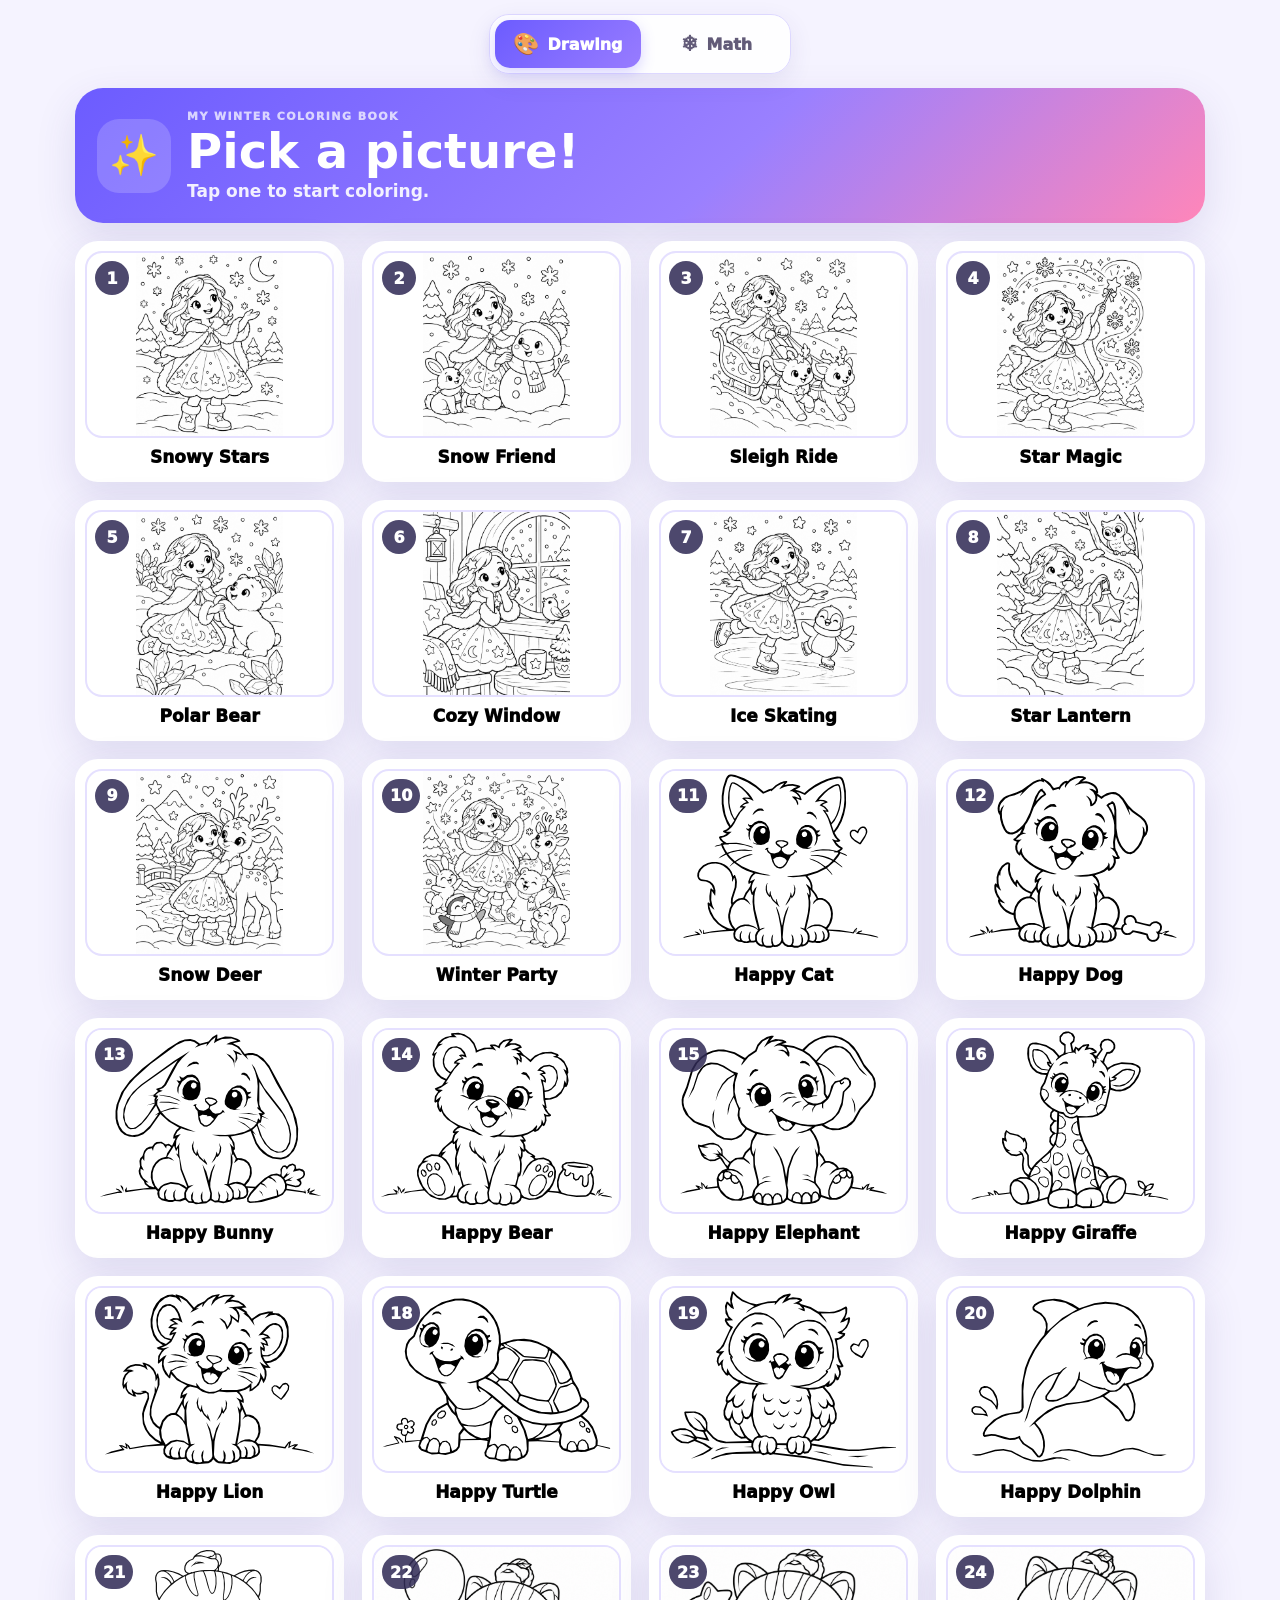
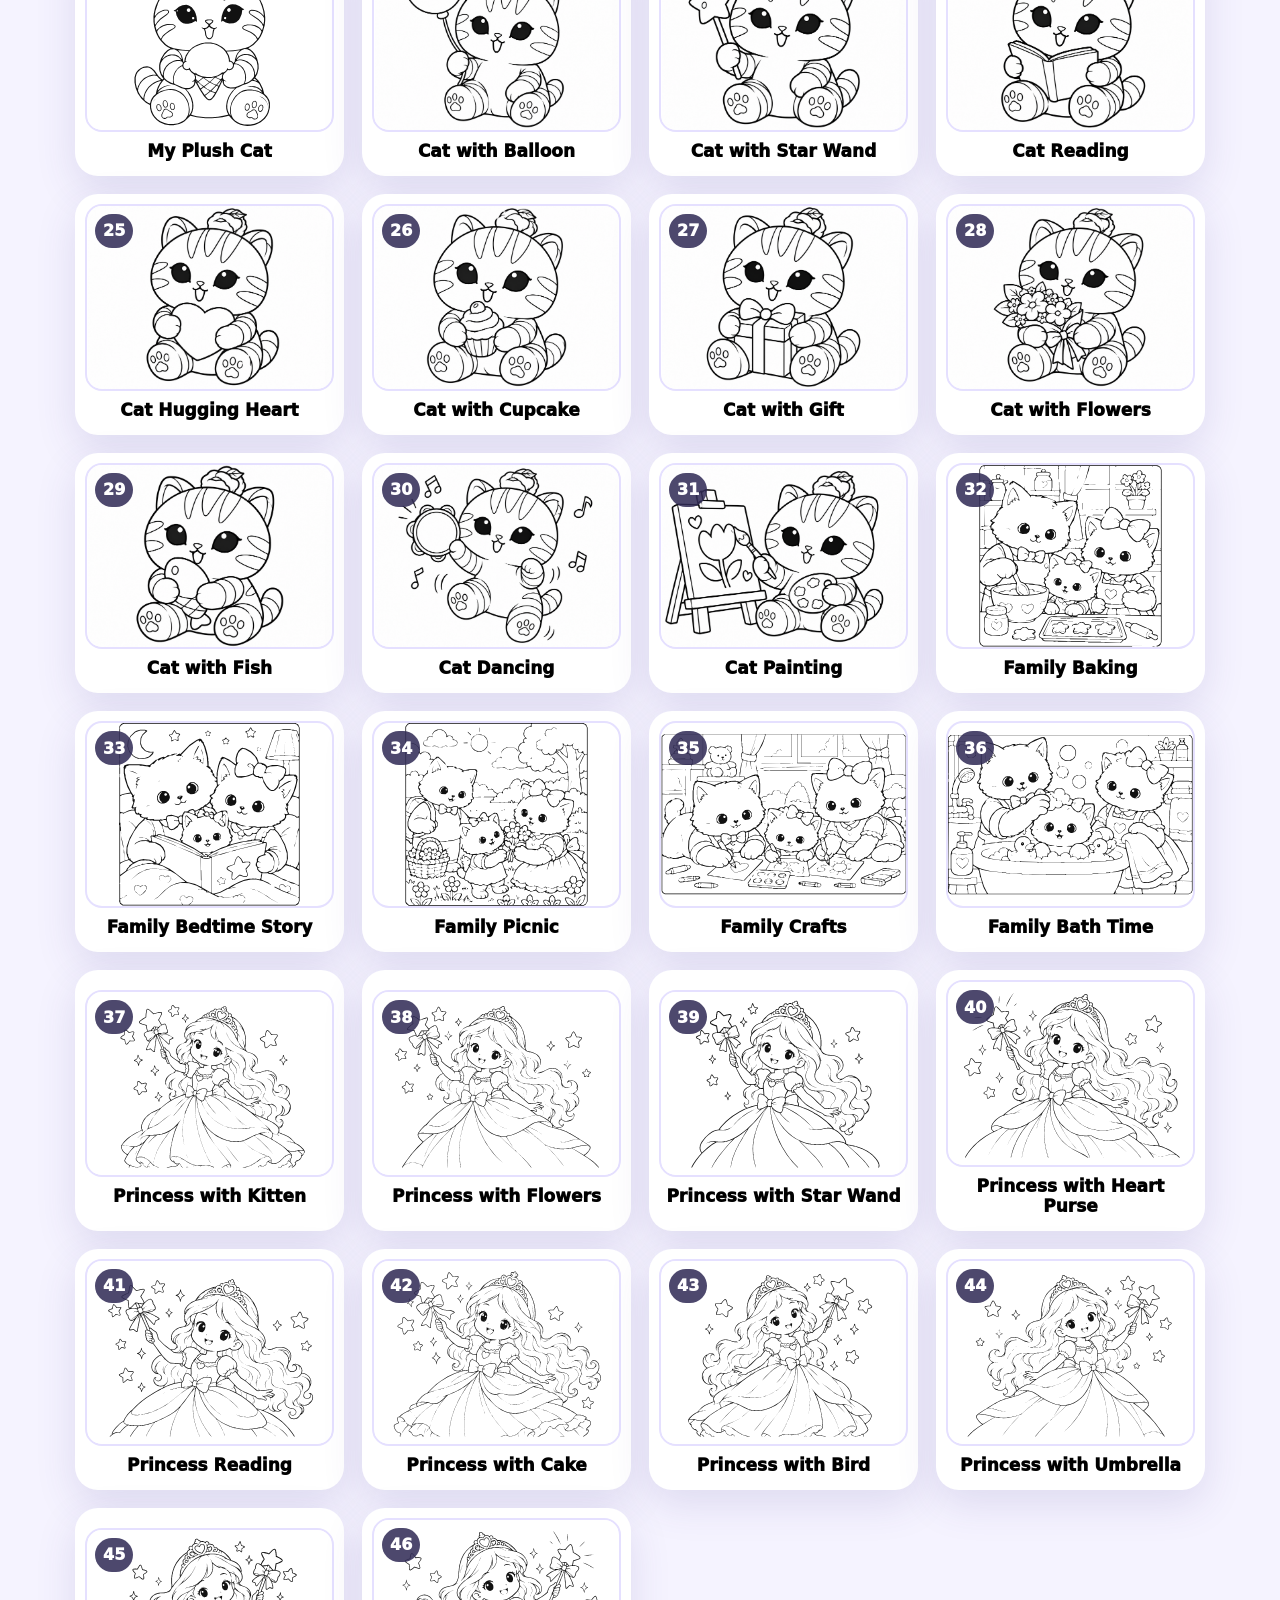
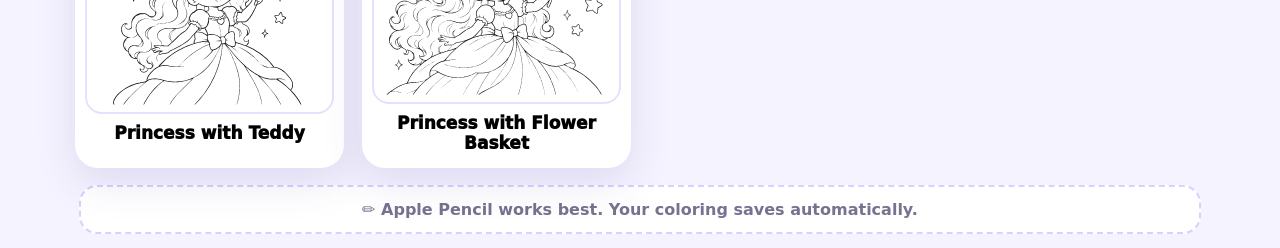
<file: index.html>
<!doctype html>
<html lang="en">
<head>
  <meta charset="utf-8" />
  <meta name="viewport" content="width=device-width, initial-scale=1, viewport-fit=cover, user-scalable=no, maximum-scale=1" />
  <meta name="theme-color" content="#7867ff" />
  <meta name="apple-mobile-web-app-capable" content="yes" />
  <meta name="apple-mobile-web-app-status-bar-style" content="default" />
  <meta name="apple-mobile-web-app-title" content="Star Color" />
  <meta name="robots" content="noindex,nofollow,noarchive,nosnippet,noimageindex" />
  <meta name="googlebot" content="noindex,nofollow,noarchive,nosnippet,noimageindex" />
  <link rel="manifest" href="manifest.webmanifest" />
  <link rel="apple-touch-icon" href="icon-192.png" />
  <link rel="stylesheet" href="style.css" />
  <title>Star Color</title>
</head>
<body>
  <main id="app">
    <section id="galleryView" class="view gallery-view">
      <nav class="app-switch" aria-label="Choose activity">
        <a class="app-switch-link active" href="./" aria-current="page"><span>🎨</span> Drawing</a>
        <a class="app-switch-link" href="./math/"><span>❄️</span> Math</a>
      </nav>
      <header class="hero">
        <div class="hero-star">✨</div>
        <div>
          <div class="eyebrow">MY WINTER COLORING BOOK</div>
          <h1>Pick a picture!</h1>
          <p>Tap one to start coloring.</p>
        </div>
      </header>
      <div id="gallery" class="gallery" aria-label="Coloring pictures"></div>
      <div class="home-tip">✏️ Apple Pencil works best. Your coloring saves automatically.</div>
    </section>

    <section id="coloringView" class="view coloring-view hidden">
      <header class="draw-header">
        <button id="backBtn" class="round-btn" aria-label="Back to pictures"><span>🏠</span><small>Home</small></button>
        <div class="draw-title">
          <div class="eyebrow">COLORING TIME</div>
          <h2 id="pictureTitle">Winter Star</h2>
          <div id="saveState" class="save-state">Saved ✓</div>
        </div>
        <button id="shareBtn" class="round-btn accent" aria-label="Save or share picture"><span>💾</span><small>Save</small></button>
      </header>

      <div class="workspace">
        <div id="artboard" class="artboard" aria-label="Coloring canvas">
          <canvas id="paintCanvas"></canvas>
          <img id="lineArt" alt="Coloring page line art" draggable="false" />
        </div>
      </div>

      <section class="notes-palette" aria-label="Coloring tools">
        <div class="notes-tools" role="toolbar" aria-label="Drawing tools">
          <button class="tool-btn active" data-tool="brush" aria-label="Pen"><svg class="tool-svg" viewBox="0 0 32 32" aria-hidden="true"><path d="M7.5 24.5 20.2 11.8l4 4L11.5 28.5l-5.7 1.1 1.7-5.1Z"/><path d="m18.6 10.2 2.8-2.8a2.6 2.6 0 0 1 3.7 0l.5.5a2.6 2.6 0 0 1 0 3.7l-2.8 2.8"/><path d="m7.8 24.2 4 4"/></svg><span class="sr-only">Pen</span></button>
          <button class="tool-btn" data-tool="pencil" aria-label="Pencil"><svg class="tool-svg" viewBox="0 0 32 32" aria-hidden="true"><path d="M7 24.5 21.5 10l4.5 4.5L11.5 29 6 30l1-5.5Z"/><path d="m19.7 11.8 4.5 4.5"/><path d="m7 24.5 4.5 4.5"/></svg><span class="sr-only">Pencil</span></button>
          <button class="tool-btn" data-tool="marker" aria-label="Highlighter"><svg class="tool-svg" viewBox="0 0 32 32" aria-hidden="true"><path d="m9 22 12.5-12.5 4 4L13 26H7l2-4Z"/><path d="m19.5 11.5 4 4"/><path d="M6 28h12"/></svg><span class="sr-only">Highlighter</span></button>
          <button class="tool-btn" data-tool="eraser" aria-label="Eraser"><svg class="tool-svg eraser-svg" viewBox="0 0 32 32" aria-hidden="true"><path d="m8.5 21.5 10-10a3 3 0 0 1 4.2 0l3.8 3.8a3 3 0 0 1 0 4.2l-7.5 7.5H12l-3.5-3.5a1.4 1.4 0 0 1 0-2Z"/><path d="m16 14 8 8"/></svg><span class="sr-only">Eraser</span></button>
          <span class="palette-divider" aria-hidden="true"></span>
          <button id="undoBtn" class="tool-btn utility-tool" aria-label="Undo"><span class="undo-icon" aria-hidden="true">↶</span><span class="sr-only">Undo</span></button>
        </div>
        <div class="notes-lower-row">
          <div class="size-pills" aria-label="Stroke size">
            <button class="size-btn" data-size="8" aria-label="Thin stroke"><span class="size-dot thin"></span></button>
            <button class="size-btn active" data-size="18" aria-label="Medium stroke"><span class="size-dot medium"></span></button>
            <button class="size-btn" data-size="32" aria-label="Thick stroke"><span class="size-dot thick"></span></button>
          </div>
          <div class="palette-divider vertical" aria-hidden="true"></div>
          <div class="palette-wrap">
            <div id="colorPalette" class="colors" aria-label="Choose a color"></div>
            <button id="moreColorBtn" class="more-color-btn" aria-label="More colors" aria-expanded="false"><span class="rainbow-ring"></span></button>
          </div>
          <div class="palette-divider vertical optional-divider" aria-hidden="true"></div>
          <button id="pencilModeBtn" class="pencil-mode active" aria-pressed="true" aria-label="Apple Pencil only"><span class="pencil-status-icon" aria-hidden="true">✎</span><span class="pencil-label">Pencil</span></button>
          <button id="clearBtn" class="clear-btn" aria-label="Clear coloring"><span aria-hidden="true">⌫</span><span class="sr-only">Clear</span></button>
        </div>
        <div id="colorPopover" class="color-popover hidden" role="dialog" aria-label="More colors">
          <div class="color-popover-head"><strong>Colors</strong><button id="closeColorsBtn" class="close-colors" aria-label="Close colors">Done</button></div>
          <div id="allColorsGrid" class="all-colors-grid"></div>
        </div>
      </section>
    </section>
  </main>

  <div id="toast" class="toast" role="status" aria-live="polite"></div>
  <script src="app.js"></script>
</body>
</html>
</file>
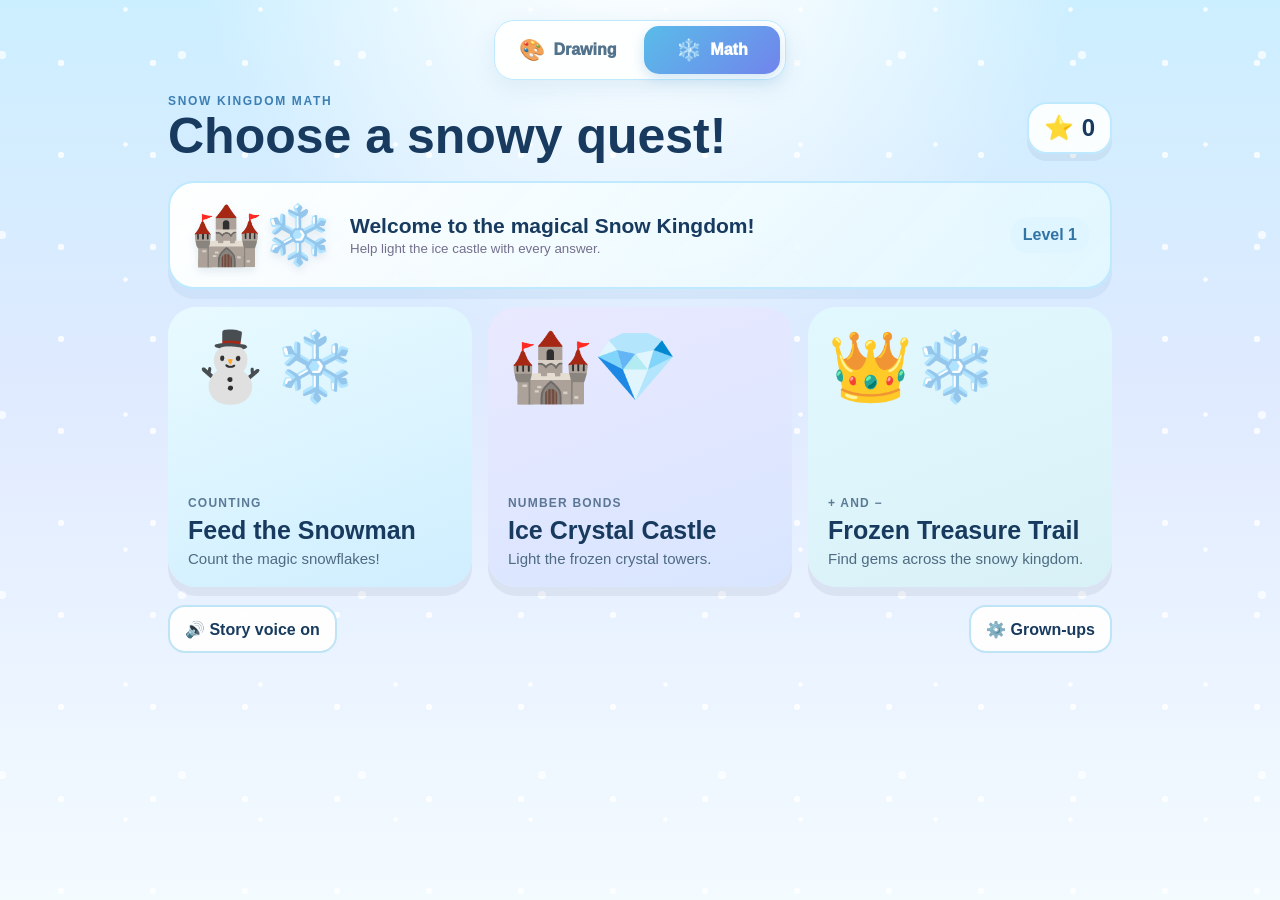
<file: math/index.html>
<!doctype html>
<html lang="en">
<head>
<meta charset="utf-8">
<meta name="viewport" content="width=device-width,initial-scale=1,viewport-fit=cover,user-scalable=no,maximum-scale=1">
<meta name="theme-color" content="#6dbce8">
<meta name="apple-mobile-web-app-capable" content="yes">
<meta name="apple-mobile-web-app-title" content="Snow Kingdom Math">
<meta name="apple-mobile-web-app-status-bar-style" content="default">
<meta name="robots" content="noindex,nofollow,noarchive,nosnippet,noimageindex">
<link rel="manifest" href="manifest.webmanifest">
<link rel="apple-touch-icon" href="../icon-192.png">
<title>Snow Kingdom Math Adventure</title>
<style>
:root{font-family:ui-rounded,"SF Pro Rounded",-apple-system,BlinkMacSystemFont,"Segoe UI",sans-serif;color:#173a5e;background:#eaf8ff}
*{box-sizing:border-box;-webkit-tap-highlight-color:transparent}body{margin:0;min-height:100vh;background:radial-gradient(circle at 50% -10%,#ffffff 0,rgba(255,255,255,.7) 16%,transparent 38%),linear-gradient(180deg,#ccefff 0%,#dfeaff 42%,#f4fbff 100%);overflow-x:hidden}body:before{content:"";position:fixed;inset:-80px 0 0;pointer-events:none;z-index:0;opacity:.78;background-image:radial-gradient(circle,#fff 0 3px,transparent 3.5px),radial-gradient(circle,#fff 0 2px,transparent 2.5px),radial-gradient(circle,rgba(255,255,255,.9) 0 4px,transparent 4.5px);background-size:92px 92px,135px 135px,180px 180px;background-position:15px 5px,58px 22px,92px 45px;animation:snowfall 16s linear infinite}.app{position:relative;z-index:1}button{font:inherit;color:inherit;cursor:pointer}.app{max-width:980px;margin:auto;padding:max(20px,env(safe-area-inset-top)) max(18px,env(safe-area-inset-right)) max(24px,env(safe-area-inset-bottom)) max(18px,env(safe-area-inset-left))}.hidden{display:none!important}.app-switch{display:flex;gap:8px;width:max-content;max-width:100%;margin:0 auto 14px;padding:5px;border:1px solid #bfe9ff;border-radius:20px;background:rgba(255,255,255,.9);box-shadow:0 8px 24px rgba(52,122,166,.1);backdrop-filter:blur(12px);-webkit-backdrop-filter:blur(12px)}.app-switch-link{min-width:136px;min-height:48px;padding:10px 18px;display:flex;align-items:center;justify-content:center;gap:8px;border-radius:15px;color:#52738b;text-decoration:none;font-weight:950}.app-switch-link span{font-size:21px}.app-switch-link:active{transform:scale(.97)}.app-switch-link.active{color:#fff;background:linear-gradient(135deg,#59bce9,#7184ec);box-shadow:0 5px 14px rgba(73,157,210,.25)}.top{display:flex;align-items:center;justify-content:space-between;gap:14px;margin-bottom:20px}.eyebrow{font-size:12px;letter-spacing:.14em;font-weight:900;color:#3d7fb3}.top h1,.top h2{margin:3px 0 0;font-size:clamp(30px,5vw,50px);line-height:1}.stars{display:flex;align-items:center;gap:8px;background:rgba(255,255,255,.9);border:2px solid #bfe9ff;border-radius:20px;padding:10px 15px;font-size:24px;font-weight:900;box-shadow:0 7px 0 rgba(47,43,74,.06)}.hero{display:grid;grid-template-columns:auto 1fr auto;gap:16px;align-items:center;background:linear-gradient(135deg,rgba(255,255,255,.96),rgba(226,247,255,.92));border:2px solid #bfe9ff;border-radius:26px;padding:18px 20px;margin-bottom:18px;box-shadow:0 10px 0 rgba(71,132,175,.08)}.hero .fox{font-size:58px;filter:drop-shadow(0 4px 4px rgba(46,100,135,.12))}.hero strong{font-size:21px}.hero small{display:block;color:#746f8d;margin-top:3px}.level{background:#dff5ff;color:#3075a6;font-weight:900;border-radius:999px;padding:9px 13px}.grid{display:grid;grid-template-columns:repeat(3,1fr);gap:16px}.game{border:0;border-radius:28px;min-height:280px;padding:20px;text-align:left;display:flex;flex-direction:column;justify-content:space-between;box-shadow:0 9px 0 rgba(47,43,74,.07)}.game:active,.choice:active,.obj:active{transform:translateY(4px)}.feed{background:linear-gradient(160deg,#e8faff,#cfeeff)}.bond{background:linear-gradient(160deg,#e9e9ff,#d8e5ff)}.treasure{background:linear-gradient(160deg,#e2f8ff,#d8f1f6)}.art{font-size:68px}.game span{font-size:12px;font-weight:900;letter-spacing:.1em;opacity:.65}.game strong{display:block;font-size:25px;margin-top:5px}.game small{display:block;color:#4e6b82;font-size:15px;margin-top:5px}.footer{display:flex;justify-content:space-between;gap:10px;margin-top:18px}.soft,.homebtn{border:2px solid #bfe4f6;background:rgba(255,255,255,.92);border-radius:17px;min-height:48px;padding:10px 15px;font-weight:850}.homebtn{width:52px;padding:0;font-size:23px}.stage{min-height:560px;background:linear-gradient(180deg,rgba(255,255,255,.96),rgba(229,247,255,.95));border:2px solid #bfe9ff;border-radius:32px;padding:26px;box-shadow:0 11px 0 rgba(47,43,74,.05);display:flex;flex-direction:column;align-items:center;justify-content:center;position:relative;overflow:hidden}.character{font-size:90px}.prompt{font-size:clamp(26px,4vw,39px);font-weight:950;text-align:center;margin:12px 0}.sub{font-size:18px;color:#746f8d;margin:-4px 0 18px;text-align:center}.basket{width:min(100%,530px);min-height:95px;border:3px dashed #8fd7f8;background:#eefbff;border-radius:22px;padding:10px;display:flex;justify-content:center;align-items:center;flex-wrap:wrap;gap:5px;margin-bottom:18px}.basket:empty:after{content:"Tap snowflakes to feed Snowy";color:#4a7c99;font-weight:800}.objs{width:min(100%,610px);display:grid;grid-template-columns:repeat(6,1fr);gap:10px}.obj{border:0;min-height:68px;border-radius:18px;background:#edfaff;box-shadow:0 5px 0 #b9e4f7;font-size:38px}.obj.used{opacity:.2;box-shadow:none}.eq{display:flex;align-items:center;gap:12px;flex-wrap:wrap;font-size:clamp(38px,7vw,68px);font-weight:950;margin:10px 0 24px}.tile{background:#e7f4ff;border-radius:20px;min-width:75px;text-align:center;padding:8px}.mystery{background:#dff7ff;color:#286b98}.choices{display:grid;grid-template-columns:repeat(3,minmax(95px,155px));gap:14px}.choice{border:0;min-height:94px;border-radius:22px;background:#e8f6ff;box-shadow:0 6px 0 #c4e5f6;font-size:39px;font-weight:950}.choice.bad{background:#fff0f1;animation:shake .25s}.story{width:min(100%,620px);background:#eaf7ff;border-radius:22px;padding:17px 19px;font-size:21px;font-weight:800;line-height:1.35;text-align:center;margin:8px 0 20px}.visual{font-size:48px;text-align:center}.progress{display:flex;align-items:center;gap:10px;font-weight:850}.bar{width:180px;height:10px;background:#dcebf4;border-radius:999px;overflow:hidden}.bar>i{display:block;height:100%;width:0;background:#65bceb;border-radius:inherit}.win{position:absolute;inset:0;background:radial-gradient(circle at 50% 35%,rgba(255,255,255,.72),rgba(218,243,255,.82) 42%,rgba(196,226,255,.92));display:grid;place-items:center;text-align:center;z-index:5;overflow:hidden;animation:magicVeil .45s ease-out}.win:before,.win:after{content:"✦  ❄  ✧  ❄  ✦";position:absolute;left:50%;white-space:nowrap;color:rgba(255,255,255,.96);text-shadow:0 0 12px #fff,0 0 24px #8fdcff;letter-spacing:24px;pointer-events:none}.win:before{top:9%;font-size:28px;animation:magicDrift 3s ease-in-out infinite}.win:after{bottom:10%;font-size:22px;animation:magicDrift 3.4s ease-in-out infinite reverse}.win-card{position:relative;width:min(88%,520px);padding:30px 26px 26px;border:2px solid rgba(255,255,255,.95);border-radius:34px;background:linear-gradient(155deg,rgba(255,255,255,.96),rgba(225,245,255,.9) 52%,rgba(231,229,255,.9));box-shadow:0 18px 48px rgba(63,126,180,.24),inset 0 0 0 5px rgba(255,255,255,.35),0 0 38px rgba(138,218,255,.4);backdrop-filter:blur(10px);animation:magicCardIn .58s cubic-bezier(.2,.9,.25,1.2)}.win-card:before{content:"";position:absolute;inset:-2px;border-radius:34px;padding:2px;background:linear-gradient(135deg,#fff,#9fe2ff,#d6c8ff,#fff);-webkit-mask:linear-gradient(#000 0 0) content-box,linear-gradient(#000 0 0);-webkit-mask-composite:xor;mask-composite:exclude;pointer-events:none}.win .big{font-size:96px;line-height:1;filter:drop-shadow(0 7px 9px rgba(54,121,168,.22));animation:magicCrown 1.5s ease-in-out infinite}.magic-kicker{margin-top:10px;font-size:12px;letter-spacing:.18em;font-weight:950;color:#4b8fbd;text-transform:uppercase}.win strong{display:block;font-size:clamp(30px,5vw,40px);margin-top:6px;color:#245d8c;text-shadow:0 2px 0 #fff}.win-message{margin:9px auto 0;max-width:390px;font-size:18px;line-height:1.4;color:#536f89;font-weight:750}.win button{margin-top:22px;border:2px solid rgba(255,255,255,.95);background:linear-gradient(135deg,#5ec3ed,#7078e8);color:#fff;border-radius:20px;min-height:58px;padding:13px 24px;font-weight:950;font-size:19px;box-shadow:0 7px 0 rgba(57,107,165,.18),0 0 24px rgba(111,203,245,.32)}.win button:active{transform:translateY(4px);box-shadow:0 3px 0 rgba(57,107,165,.18)}.stats{background:#fff;border:2px solid rgba(47,43,74,.09);border-radius:26px;padding:18px;margin-top:18px}.stat{display:flex;justify-content:space-between;gap:20px;padding:12px 2px;border-bottom:1px solid rgba(47,43,74,.09)}.note{color:#746f8d;line-height:1.45}.danger{width:100%;border:2px solid #ffd2d8;background:#fff5f6;color:#a83343;border-radius:16px;min-height:48px;font-weight:850}
.obj,.choice,.tile,.basket,.visual,.character{transition:transform .18s ease,filter .25s ease,box-shadow .25s ease}.tap-pop{animation:tapPop .25s ease}.glow-hit{animation:glowHit .65s ease}.floaty{animation:floaty 2.2s ease-in-out infinite}.twinkle{animation:twinkle 1.5s ease-in-out infinite}.shimmer{position:relative;overflow:hidden}.shimmer:after{content:"";position:absolute;inset:0;background:linear-gradient(120deg,transparent 0%,rgba(255,255,255,0) 30%,rgba(255,255,255,.55) 50%,rgba(255,255,255,0) 70%,transparent 100%);transform:translateX(-120%);animation:shimmerSweep 2.4s linear infinite}.flying-token{position:fixed;left:0;top:0;z-index:9999;pointer-events:none;transform:translate(-50%,-50%);font-size:40px;will-change:transform,opacity}.sparkle-burst{position:fixed;width:12px;height:12px;border-radius:50%;background:rgba(255,255,255,.98);box-shadow:0 0 10px rgba(255,255,255,.95),0 0 18px rgba(109,188,232,.9);pointer-events:none;z-index:9999}.reveal-answer{animation:revealAnswer .45s ease}
@keyframes magicVeil{from{opacity:0}to{opacity:1}}@keyframes magicCardIn{0%{transform:scale(.74) translateY(22px);opacity:0}70%{transform:scale(1.035) translateY(-3px);opacity:1}100%{transform:scale(1) translateY(0);opacity:1}}@keyframes magicCrown{0%,100%{transform:translateY(0) scale(1);filter:drop-shadow(0 7px 9px rgba(54,121,168,.22))}50%{transform:translateY(-7px) scale(1.06);filter:drop-shadow(0 9px 16px rgba(99,194,242,.55))}}@keyframes magicDrift{0%,100%{transform:translateX(-50%) translateY(0);opacity:.55}50%{transform:translateX(-50%) translateY(-10px);opacity:1}}
@keyframes tapPop{0%{transform:scale(1)}50%{transform:scale(1.18)}100%{transform:scale(1)}}@keyframes glowHit{0%{transform:scale(1);box-shadow:0 0 0 rgba(109,188,232,0)}50%{transform:scale(1.08);box-shadow:0 0 0 10px rgba(109,188,232,.18),0 0 24px rgba(109,188,232,.35)}100%{transform:scale(1);box-shadow:0 0 0 rgba(109,188,232,0)}}@keyframes floaty{0%,100%{transform:translateY(0)}50%{transform:translateY(-8px)}}@keyframes twinkle{0%,100%{transform:scale(1);filter:drop-shadow(0 0 0 rgba(255,255,255,0))}50%{transform:scale(1.08);filter:drop-shadow(0 0 10px rgba(255,255,255,.9))}}@keyframes shimmerSweep{0%{transform:translateX(-120%)}100%{transform:translateX(120%)}}@keyframes revealAnswer{0%{transform:scale(.7);opacity:.3}65%{transform:scale(1.16);opacity:1}100%{transform:scale(1);opacity:1}}
@keyframes shake{25%{transform:translateX(-7px)}75%{transform:translateX(7px)}}@keyframes snowfall{from{background-position:15px -90px,58px -135px,92px -180px}to{background-position:45px 720px,88px 865px,122px 980px}}
@media(max-width:760px){.grid{grid-template-columns:1fr}.game{min-height:150px;display:grid;grid-template-columns:95px 1fr;align-items:center}.art{font-size:52px}.hero{grid-template-columns:auto 1fr}.level{grid-column:1/3;justify-self:start}.stage{min-height:520px;padding:19px}.objs{grid-template-columns:repeat(4,1fr)}.footer{flex-wrap:wrap}.progress{width:100%}.bar{flex:1}}
@media(max-width:430px){.app-switch{width:100%}.app-switch-link{min-width:0;flex:1;padding-left:10px;padding-right:10px}.game{grid-template-columns:75px 1fr}.art{font-size:42px}.game strong{font-size:21px}.objs{grid-template-columns:repeat(3,1fr)}.choices{grid-template-columns:repeat(3,1fr)}.choice{min-width:0;font-size:34px}.character{font-size:74px}.prompt{font-size:27px}}
@media(prefers-reduced-motion:reduce){*{animation-duration:.001ms!important;transition:none!important}}
</style>
</head>
<body>
<main class="app">
<section id="home">
<nav class="app-switch" aria-label="Choose activity"><a class="app-switch-link" href="../"><span>🎨</span> Drawing</a><a class="app-switch-link active" href="./" aria-current="page"><span>❄️</span> Math</a></nav>
<header class="top"><div><div class="eyebrow">SNOW KINGDOM MATH</div><h1>Choose a snowy quest!</h1></div><div class="stars">⭐ <b id="starsHome">0</b></div></header>
<div class="hero"><div class="fox">🏰❄️</div><div><strong id="hello">Welcome to the magical Snow Kingdom!</strong><small>Help light the ice castle with every answer.</small></div><div class="level">Level <b id="level">1</b></div></div>
<div class="grid">
<button class="game feed" data-game="feed"><div class="art">⛄❄️</div><div><span>COUNTING</span><strong>Feed the Snowman</strong><small>Count the magic snowflakes!</small></div></button>
<button class="game bond" data-game="bond"><div class="art">🏰💎</div><div><span>NUMBER BONDS</span><strong>Ice Crystal Castle</strong><small>Light the frozen crystal towers.</small></div></button>
<button class="game treasure" data-game="treasure"><div class="art">👑❄️</div><div><span>+ AND −</span><strong>Frozen Treasure Trail</strong><small>Find gems across the snowy kingdom.</small></div></button>
</div>
<div class="footer"><button id="sound" class="soft">🔊 Voice on</button><button id="grown" class="soft">⚙️ Grown-ups</button></div>
<div id="stats" class="stats hidden"><div class="stat"><span>Total stars</span><b id="sStars">0</b></div><div class="stat"><span>Counting correct</span><b id="sFeed">0</b></div><div class="stat"><span>Number bonds correct</span><b id="sBond">0</b></div><div class="stat"><span>Add/subtract correct</span><b id="sTreasure">0</b></div><p class="note">Each quest has five stages. Stage 1 is intentionally very easy, then the numbers and operations become harder step by step. Mastery unlocks a higher five-stage ladder. Progress stays on this device only.</p><button id="reset" class="danger">Reset progress</button></div>
</section>
<section id="play" class="hidden">
<header class="top"><button id="back" class="homebtn">🏠</button><div style="flex:1"><div id="label" class="eyebrow">COUNTING</div><h2 id="title">Feed the Snowman</h2></div><div class="stars">⭐ <b id="starsPlay">0</b></div></header>
<div id="stage" class="stage"></div>
<div class="footer"><div class="progress"><span id="round">Stage 1 of 5</span><span class="bar"><i id="fill"></i></span></div><button id="hear" class="soft">🔊 Hear again</button></div>
</section>
</main>
<script>
(function(){
var key='mathAdventureV1',def={stars:0,feed:0,bond:0,treasure:0,sound:true},p;
try{p=Object.assign({},def,JSON.parse(localStorage.getItem(key)||'{}'))}catch(e){p=Object.assign({},def)}
var game=null,round=1,lastSpeech='',chosenVoice=null,audioCtx=null;
var words=['zero','one','two','three','four','five','six','seven','eight','nine','ten','eleven','twelve','thirteen','fourteen','fifteen','sixteen','seventeen','eighteen','nineteen','twenty'];

function id(x){return document.getElementById(x)}
function numWord(n){return words[n]||String(n)}
function save(){localStorage.setItem(key,JSON.stringify(p));refresh()}
function refresh(){
  id('starsHome').textContent=p.stars;id('starsPlay').textContent=p.stars;
  id('level').textContent=Math.max(1,Math.floor((p.feed+p.bond+p.treasure)/10)+1);
  id('sound').textContent=p.sound?'🔊 Story voice on':'🔇 Story voice off';
  id('sStars').textContent=p.stars+' ⭐';id('sFeed').textContent=p.feed;id('sBond').textContent=p.bond;id('sTreasure').textContent=p.treasure;
  if(p.stars>=30)id('hello').textContent='The Ice Castle shines for its true Math Hero!';
  else if(p.stars>=15)id('hello').textContent='The Snow Kingdom sparkles brighter because of you!';
  else id('hello').textContent='Welcome to the magical Snow Kingdom!';
}
function pickVoice(){
  if(!('speechSynthesis' in window))return;
  var vs=speechSynthesis.getVoices().filter(function(v){return /^en[-_]/i.test(v.lang)});
  if(!vs.length){chosenVoice=null;return}
  var favourite=['Samantha','Ava','Serena','Daniel','Martha','Karen','Moira','Tessa','Fiona'];
  function score(v){
    var s=0,name=v.name||'',lang=v.lang||'';
    if(v.localService)s+=2;
    if(/^en-GB/i.test(lang))s+=4;else if(/^en-AU/i.test(lang))s+=3;else if(/^en-US/i.test(lang))s+=2;
    if(/premium|enhanced|natural|siri/i.test(name))s+=8;
    favourite.forEach(function(n,i){if(name.toLowerCase().indexOf(n.toLowerCase())>=0)s+=7-i*.2});
    if(/zarvox|trinoids|whisper|bad news|good news|bells|boing|bubbles|cellos|organ|superstar/i.test(name))s-=30;
    return s;
  }
  vs.sort(function(a,b){return score(b)-score(a)});
  chosenVoice=vs[0]||null;
}
function speak(t){
  lastSpeech=t;
  if(!p.sound||!('speechSynthesis'in window))return;
  pickVoice();speechSynthesis.cancel();
  var u=new SpeechSynthesisUtterance(t);
  if(chosenVoice){u.voice=chosenVoice;u.lang=chosenVoice.lang}else{u.lang='en-GB'}
  u.rate=.84;u.pitch=.98;u.volume=1.0;
  speechSynthesis.speak(u);
}
if('speechSynthesis'in window){
  pickVoice();
  if(typeof speechSynthesis.addEventListener==='function')speechSynthesis.addEventListener('voiceschanged',pickVoice);
  else speechSynthesis.onvoiceschanged=pickVoice;
}
function unlockAudio(){
  try{
    if(!audioCtx){var AC=window.AudioContext||window.webkitAudioContext;if(AC)audioCtx=new AC()}
    if(audioCtx&&audioCtx.state==='suspended')audioCtx.resume();
  }catch(e){}
}
function playMagicChime(){
  if(!p.sound)return;
  unlockAudio();
  if(!audioCtx)return;
  var now=audioCtx.currentTime+.02,notes=[659.25,783.99,987.77,1318.51];
  notes.forEach(function(freq,i){
    var o=audioCtx.createOscillator(),g=audioCtx.createGain(),o2=audioCtx.createOscillator(),g2=audioCtx.createGain();
    o.type='sine';o.frequency.value=freq;o2.type='triangle';o2.frequency.value=freq*2;
    g.gain.setValueAtTime(.0001,now+i*.095);g.gain.exponentialRampToValueAtTime(.16,now+i*.095+.018);g.gain.exponentialRampToValueAtTime(.0001,now+i*.095+.72);
    g2.gain.setValueAtTime(.0001,now+i*.095);g2.gain.exponentialRampToValueAtTime(.035,now+i*.095+.012);g2.gain.exponentialRampToValueAtTime(.0001,now+i*.095+.44);
    o.connect(g);g.connect(audioCtx.destination);o2.connect(g2);g2.connect(audioCtx.destination);
    o.start(now+i*.095);o.stop(now+i*.095+.75);o2.start(now+i*.095);o2.stop(now+i*.095+.5);
  });
}
function animateTap(el){unlockAudio();el.classList.remove('tap-pop');void el.offsetWidth;el.classList.add('tap-pop')}
function glow(el){el.classList.remove('glow-hit');void el.offsetWidth;el.classList.add('glow-hit')}
function sparkleBurstAt(x,y,count){
  count=count||8;
  if(window.matchMedia&&window.matchMedia('(prefers-reduced-motion: reduce)').matches)return;
  for(var i=0;i<count;i++){
    var s=document.createElement('div');s.className='sparkle-burst';s.style.left=x+'px';s.style.top=y+'px';document.body.appendChild(s);
    var angle=(Math.PI*2*i)/count,distance=25+Math.random()*20,dx=Math.cos(angle)*distance,dy=Math.sin(angle)*distance;
    if(s.animate)s.animate([{transform:'translate(-50%,-50%) scale(1)',opacity:1},{transform:'translate(calc(-50% + '+dx+'px), calc(-50% + '+dy+'px)) scale(.2)',opacity:0}],{duration:450,easing:'ease-out',fill:'forwards'});
    setTimeout((function(node){return function(){node.remove()}})(s),480);
  }
}
function sparkleBurstOnEl(el,count){var r=el.getBoundingClientRect();sparkleBurstAt(r.left+r.width/2,r.top+r.height/2,count||8)}
function flyTokenToTarget(fromEl,toEl,emoji,options){
  options=options||{};var duration=options.duration||650,size=options.size||40,onComplete=options.onComplete||function(){};
  var reduce=window.matchMedia&&window.matchMedia('(prefers-reduced-motion: reduce)').matches;
  if(reduce||!Element.prototype.animate){setTimeout(function(){glow(toEl);onComplete()},40);return}
  var from=fromEl.getBoundingClientRect(),to=toEl.getBoundingClientRect(),startX=from.left+from.width/2,startY=from.top+from.height/2,endX=to.left+to.width/2,endY=to.top+to.height/2,dx=endX-startX,dy=endY-startY;
  var token=document.createElement('div');token.className='flying-token';token.textContent=emoji;token.style.left=startX+'px';token.style.top=startY+'px';token.style.fontSize=size+'px';document.body.appendChild(token);
  token.animate([{transform:'translate(-50%,-50%) translate(0px,0px) scale(1)',opacity:1},{transform:'translate(-50%,-50%) translate('+(dx*.5)+'px,'+(dy*.35-50)+'px) scale(1.2)',opacity:1},{transform:'translate(-50%,-50%) translate('+dx+'px,'+dy+'px) scale(.55)',opacity:.2}],{duration:duration,easing:'cubic-bezier(.22,.8,.2,1)',fill:'forwards'});
  setTimeout(function(){token.remove();glow(toEl);sparkleBurstOnEl(toEl,6);onComplete()},duration);
}
function flyManyTokens(fromEl,toEl,emoji,count,done){
  var finished=0;
  for(var i=0;i<count;i++)(function(index){setTimeout(function(){flyTokenToTarget(fromEl,toEl,emoji,{duration:520+index*70,size:28+Math.random()*10,onComplete:function(){finished++;if(finished===count&&done)done()}})},index*90)})(i);
}
function rand(a,b){return Math.floor(Math.random()*(b-a+1))+a}
function mix(a){return a.sort(function(){return Math.random()-.5})}
function mastery(g){return p[g]>=25?2:p[g]>=10?1:0}
function band(table,g){return table[mastery(g)][round-1]}
function showPlay(g){
  game=g;round=1;id('home').classList.add('hidden');id('play').classList.remove('hidden');
  var m={feed:['COUNTING','Feed the Snowman'],bond:['NUMBER BONDS','Ice Crystal Castle'],treasure:['+ AND −','Frozen Treasure Trail']};
  id('label').textContent=m[g][0];id('title').textContent=m[g][1];render();
}
function chrome(){id('round').textContent='Stage '+round+' of 5';id('fill').style.width=((round-1)/4*100)+'%'}
function win(msg){
  p.stars++;p[game]++;save();
  var done=round>=5,o=document.createElement('div');
  o.className='win';
  o.innerHTML='<div class="win-card"><div class="big">'+(done?'🏆❄️':'✨⭐✨')+'</div><div class="magic-kicker">'+(done?'Snow Kingdom Magic':'Magic Unlocked')+'</div><strong>'+(done?'The quest is complete!':'Wonderful!')+'</strong><div class="win-message">'+msg+'</div><button>'+(done?'Choose another quest':'Continue the adventure')+'</button></div>';
  o.querySelector('button').onclick=function(){if(done){id('play').classList.add('hidden');id('home').classList.remove('hidden');game=null}else{round++;render()}};
  id('stage').appendChild(o);
  var card=o.querySelector('.win-card');sparkleBurstOnEl(card,14);setTimeout(function(){sparkleBurstOnEl(card,10)},260);
  playMagicChime();
  setTimeout(function(){speak(done?'You did it! The snowy quest is complete... and high above us, the Ice Castle is glowing brighter than ever. What a wonderful adventure!':'You found it! A little more magic sparkles through the Snow Kingdom. Ready for the next part of our adventure?')},620);
}
function wrong(btn){btn.classList.remove('bad');void btn.offsetWidth;btn.classList.add('bad');speak('Hmm... not quite. Take another look, snow explorer... and let us try once more.')}
function render(){chrome();if(game==='feed')feed();if(game==='bond')bond();if(game==='treasure')treasure()}
function feed(){
  var tables=[[[1,2],[3,3],[4,4],[5,6],[7,8]],[[2,3],[4,5],[6,7],[8,10],[11,12]],[[3,4],[5,7],[8,10],[11,13],[14,15]]];
  var r=band(tables,'feed'),target=rand(r[0],r[1]),n=target+(round===1?2:rand(2,4)),sel=0,successPending=false,s=id('stage');
  var visible='Snowy the snowman is hungry for magic!<br>Feed Snowy <b>'+target+'</b> snowflake'+(target===1?'':'s')+'.';
  s.innerHTML='<div class="character">⛄</div><div class="prompt">'+visible+'</div><div id="basket" class="basket"></div><div id="objs" class="objs"></div>';
  for(var i=0;i<n;i++){
    var b=document.createElement('button');b.className='obj';b.textContent='❄️';
    b.onclick=function(){
      if(this.classList.contains('used')||this.dataset.busy==='1')return;
      var sourceBtn=this;sourceBtn.dataset.busy='1';sourceBtn.classList.add('used');animateTap(sourceBtn);sel++;
      if(sel===target){Array.prototype.forEach.call(id('objs').querySelectorAll('button'),function(x){x.disabled=true})}
      if(sel>target){speak('Oops... Snowy has one snowflake too many. Let us gather the magic snowflakes again, nice and slowly.');setTimeout(feed,900);return}
      flyTokenToTarget(sourceBtn,id('basket'),'❄️',{duration:620,size:36,onComplete:function(){
        var x=document.createElement('span');x.style.fontSize='38px';x.textContent='❄️';x.className='tap-pop';id('basket').appendChild(x);
        var landed=id('basket').children.length;
        if(sel===target&&landed===target&&!successPending){
          successPending=true;
          requestAnimationFrame(function(){requestAnimationFrame(function(){setTimeout(function(){win('Snowy ate '+target+' magic snowflake'+(target===1?'':'s')+'.')},380)})});
        }
      }});
    };
    id('objs').appendChild(b);
  }
  s.querySelector('.character').classList.add('floaty');
  speak('Oh, look over there... Snowy the snowman is waiting beside the Ice Castle. He is hungry for a little snow magic. Can you help him? Let us feed Snowy '+numWord(target)+' magic snowflake'+(target===1?'':'s')+'.');
}
function choices(answer,place,msg){
  var count=round===1?2:3,vals=[answer],spread=round<=2?2:3;
  while(vals.length<count){var v=Math.max(0,answer+rand(-spread,spread));if(v!==answer&&vals.indexOf(v)<0)vals.push(v)}
  mix(vals);
  vals.forEach(function(v){var b=document.createElement('button');b.className='choice';b.textContent=v;b.onclick=function(){if(v===answer)win(msg);else wrong(b)};place.appendChild(b)});
}
function bond(){
  var tables=[[[2,3],[4,4],[5,5],[6,7],[8,10]],[[3,4],[5,6],[7,8],[9,10],[11,12]],[[4,5],[6,7],[8,10],[11,12],[13,15]]];
  var r=band(tables,'bond'),total=rand(r[0],r[1]),a=rand(1,total-1),ans=total-a,s=id('stage');
  var known='💎'.repeat(Math.min(a,10)),missing=round<=2?' ✨?':'';
  s.innerHTML='<div class="character">🏰❄️</div><div class="prompt">The Ice Crystal Castle needs <b>'+total+'</b> shining crystals.</div><div class="sub">'+a+' '+(a===1?'is':'are')+' glowing already. How many more must we find?</div><div class="visual">'+known+missing+'</div><div class="eq"><span class="tile">'+a+'</span><span>+</span><span class="tile mystery">?</span><span>=</span><span class="tile">'+total+'</span></div><div id="answers" class="choices"></div>';
  s.querySelector('.character').classList.add('floaty');s.querySelector('.visual').classList.add('twinkle');s.querySelector('.mystery').classList.add('shimmer');
  var place=id('answers'),count=round===1?2:3,vals=[ans],spread=round<=2?2:3;
  while(vals.length<count){var v=Math.max(0,ans+rand(-spread,spread));if(v!==ans&&vals.indexOf(v)<0)vals.push(v)}
  mix(vals);
  vals.forEach(function(v){var btn=document.createElement('button');btn.className='choice';btn.textContent=v;btn.onclick=function(){
    if(v!==ans){wrong(btn);return}
    animateTap(btn);Array.prototype.forEach.call(place.querySelectorAll('button'),function(x){x.disabled=true});
    var source=s.querySelector('.visual'),targetBox=s.querySelector('.mystery');
    flyManyTokens(source,targetBox,'💎',Math.min(4,Math.max(2,ans)),function(){targetBox.textContent=ans;targetBox.classList.add('reveal-answer');glow(targetBox);setTimeout(function(){win(a+' and '+ans+' make '+total+'.')},350)});
  };place.appendChild(btn)});
  speak('High above the snowy hills, the Ice Crystal Castle is beginning to glow. It needs '+numWord(total)+' shining crystals to light its towers. '+numWord(a)+' '+(a===1?'is already sparkling':'are already sparkling')+'. Can you discover how many more crystals the castle needs?');
}
function additionFor(maxTotal){var total=rand(2,maxTotal),a=rand(1,total-1),b=total-a;return [a,b,total]}
function treasure(){
  var tier=mastery('treasure'),maxByTier=[[3,5,6,6,8],[5,7,9,10,12],[7,10,12,14,16]][tier];
  var max=maxByTier[round-1],allowSub=round>=4,sub=allowSub&&Math.random()<(round===4?.45:.65),a,b,ans,story,voice,visual,msg;
  if(sub){
    a=rand(Math.max(3,Math.floor(max*.65)),max);b=rand(1,Math.max(1,a-1));ans=a-b;
    story='At the frozen palace, the Snow Keeper has <b>'+a+'</b> sparkling ice gems. A playful winter bird carries away <b>'+b+'</b>. How many gems are left?';
    voice='Inside the frozen palace, the Snow Keeper is guarding '+numWord(a)+' sparkling ice gems. Suddenly... a playful winter bird swoops down and carries away '+numWord(b)+'. Oh my! How many gems are left behind?';
    visual='💎'.repeat(Math.min(a,10))+' 🐦❄️';msg=a+' minus '+b+' is '+ans+'.';
  }else{
    var pair=additionFor(max);a=pair[0];b=pair[1];ans=pair[2];
    story='Along the snowy trail, the Snow Keeper has <b>'+a+'</b> sparkling ice gem'+(a===1?'':'s')+'. Then <b>'+b+'</b> more appear in the snow. How many gems are there now?';
    voice='As we follow the snowy trail, the Snow Keeper discovers '+numWord(a)+' sparkling ice gem'+(a===1?'':'s')+'. A little farther along... '+numWord(b)+' more begin to twinkle in the snow. How many gems does the Snow Keeper have now?';
    visual='💎'.repeat(Math.min(a,8))+' ➕ '+'💎'.repeat(Math.min(b,8));msg=a+' plus '+b+' is '+ans+'.';
  }
  var s=id('stage');s.innerHTML='<div class="character">👑❄️</div><div class="visual">'+visual+'</div><div class="story">'+story+'</div><div id="answers" class="choices"></div>';
  s.querySelector('.character').classList.add('floaty');s.querySelector('.visual').classList.add('twinkle');
  choices(ans,id('answers'),msg);speak(voice);
}
document.querySelectorAll('[data-game]').forEach(function(b){b.onclick=function(){showPlay(b.getAttribute('data-game'))}});
id('back').onclick=function(){if('speechSynthesis'in window)speechSynthesis.cancel();id('play').classList.add('hidden');id('home').classList.remove('hidden');game=null};
id('hear').onclick=function(){speak(lastSpeech)};
id('sound').onclick=function(){p.sound=!p.sound;save();if(p.sound)speak('And so, the story voice returns.');else if('speechSynthesis'in window)speechSynthesis.cancel()};
id('grown').onclick=function(){id('stats').classList.toggle('hidden')};
id('reset').onclick=function(){if(confirm('Reset all Math Adventure progress on this iPad?')){p=Object.assign({},def);save()}};
refresh();
if('serviceWorker'in navigator)window.addEventListener('load',function(){navigator.serviceWorker.register('./sw.js').catch(function(){})});
})();
</script>
</body>
</html>
</file>
<file: style.css>
:root{--bg:#f5f3ff;--panel:rgba(255,255,255,.96);--ink:#302a55;--muted:#78718f;--accent:#7867ff;--border:#e5e0ff;--shadow:0 14px 40px rgba(72,55,137,.13);--notes-shadow:0 8px 30px rgba(0,0,0,.16),0 1px 2px rgba(0,0,0,.08)}
*{box-sizing:border-box}html,body{margin:0;min-height:100%;background:var(--bg);color:var(--ink);font-family:ui-rounded,"SF Pro Rounded",system-ui,-apple-system,BlinkMacSystemFont,"Segoe UI",sans-serif;overscroll-behavior:none}body{min-height:100dvh;-webkit-touch-callout:none}button,input{font:inherit}button{-webkit-tap-highlight-color:transparent;touch-action:manipulation}.hidden{display:none!important}.sr-only{position:absolute!important;width:1px;height:1px;padding:0;margin:-1px;overflow:hidden;clip:rect(0,0,0,0);white-space:nowrap;border:0}.view{max-width:1180px;margin:0 auto;min-height:100dvh;padding:max(14px,env(safe-area-inset-top)) max(14px,env(safe-area-inset-right)) max(14px,env(safe-area-inset-bottom)) max(14px,env(safe-area-inset-left))}
.hero{display:flex;align-items:center;gap:16px;padding:22px;color:#fff;background:linear-gradient(135deg,#6c5cff,#9a80ff 58%,#ff86b9);border-radius:28px;box-shadow:var(--shadow)}.hero-star{width:74px;height:74px;display:grid;place-items:center;flex:0 0 74px;border-radius:22px;background:rgba(255,255,255,.18);font-size:40px}.eyebrow{font-size:11px;font-weight:950;letter-spacing:.13em;opacity:.72}h1,h2,p{margin:0}h1{margin-top:3px;font-size:clamp(30px,6vw,48px);line-height:1.05}.hero p{margin-top:5px;font-size:17px;font-weight:750;opacity:.9}
.gallery{display:grid;grid-template-columns:repeat(2,minmax(0,1fr));gap:14px;margin-top:18px}.picture-card{position:relative;border:0;padding:9px;border-radius:23px;background:#fff;box-shadow:var(--shadow);cursor:pointer;text-align:left;transition:transform .12s ease;overflow:hidden}.picture-card:active{transform:scale(.975)}.picture-card .thumb-wrap{position:relative;overflow:hidden;border-radius:17px;background:#fff;border:2px solid var(--border);aspect-ratio:4/5}.picture-card img{width:100%;height:100%;object-fit:cover;display:block}.picture-card .number{position:absolute;top:8px;left:8px;min-width:34px;height:34px;padding:0 8px;display:grid;place-items:center;border-radius:999px;color:#fff;background:rgba(48,42,85,.86);font-weight:950}.picture-card .done-badge{position:absolute;top:8px;right:8px;width:36px;height:36px;display:none;place-items:center;border-radius:999px;background:#fff7c7;box-shadow:0 3px 10px rgba(0,0,0,.12);font-size:20px}.picture-card.saved .done-badge{display:grid}.card-name{display:block;padding:9px 6px 5px;text-align:center;font-size:15px;font-weight:950}.home-tip{margin:17px 4px 0;padding:13px 15px;border-radius:18px;background:#fff;color:var(--muted);border:2px dashed #d8d0ff;font-weight:760;text-align:center}
.coloring-view{max-width:980px;padding-bottom:max(18px,env(safe-area-inset-bottom))}.draw-header{display:grid;grid-template-columns:62px 1fr 62px;gap:10px;align-items:center;margin-bottom:10px}.draw-title{text-align:center;min-width:0}.draw-title h2{font-size:clamp(20px,4vw,29px);white-space:nowrap;overflow:hidden;text-overflow:ellipsis}.save-state{margin-top:2px;min-height:16px;font-size:11px;color:#2f9165;font-weight:850}.round-btn{width:62px;height:62px;padding:5px;display:grid;place-items:center;border:0;border-radius:19px;background:#fff;color:var(--ink);box-shadow:var(--shadow);font-weight:900;cursor:pointer}.round-btn span{font-size:25px;line-height:1}.round-btn small{font-size:10px;margin-top:-3px}.round-btn.accent{color:#fff;background:var(--accent)}
.workspace{display:grid;place-items:center}.artboard{position:relative;width:min(100%,680px);aspect-ratio:4/5;overflow:hidden;border:3px solid var(--border);border-radius:24px;background:#fff;box-shadow:var(--shadow);touch-action:none;user-select:none;-webkit-user-select:none}#paintCanvas,#lineArt{position:absolute;inset:0;width:100%;height:100%}#paintCanvas{z-index:1;touch-action:none;cursor:crosshair}#lineArt{z-index:2;pointer-events:none;object-fit:cover;mix-blend-mode:multiply}
.notes-palette{position:sticky;z-index:20;bottom:max(10px,env(safe-area-inset-bottom));width:fit-content;max-width:calc(100vw - 20px);margin:12px auto 0;padding:7px 9px 8px;border:1px solid rgba(60,60,67,.16);border-radius:24px;background:rgba(249,249,249,.9);box-shadow:var(--notes-shadow);backdrop-filter:saturate(180%) blur(24px);-webkit-backdrop-filter:saturate(180%) blur(24px)}.notes-tools{display:flex;align-items:center;justify-content:center;gap:3px}.tool-btn{position:relative;width:54px;height:54px;flex:0 0 54px;display:grid;place-items:center;border:0;border-radius:50%;background:transparent;color:#1c1c1e;cursor:pointer;transition:background .15s ease,transform .12s ease}.tool-btn:active{transform:scale(.92)}.tool-btn.active{background:#e7e7e9}.tool-btn.active::after{content:"";position:absolute;bottom:4px;left:50%;width:15px;height:3px;border-radius:99px;background:var(--selected-color,#ff3b30);transform:translateX(-50%)}.utility-tool::after{display:none}.undo-icon{font-size:31px;line-height:1;font-weight:430;transform:translateY(-1px)}
.tool-icon{position:relative;display:block;width:24px;height:34px;transform:rotate(8deg)}.pen-icon::before{content:"";position:absolute;left:8px;top:1px;width:8px;height:24px;border-radius:5px 5px 3px 3px;background:#1c1c1e}.pen-icon::after{content:"";position:absolute;left:8px;top:22px;width:0;height:0;border-left:4px solid transparent;border-right:4px solid transparent;border-top:10px solid #1c1c1e}.pencil-icon::before{content:"";position:absolute;left:7px;top:2px;width:10px;height:25px;border:2px solid #1c1c1e;border-radius:3px;background:#fff}.pencil-icon::after{content:"";position:absolute;left:7px;top:25px;width:0;height:0;border-left:5px solid transparent;border-right:5px solid transparent;border-top:8px solid #1c1c1e}.marker-icon::before{content:"";position:absolute;left:5px;top:2px;width:14px;height:25px;border-radius:4px;background:#1c1c1e}.marker-icon::after{content:"";position:absolute;left:4px;top:25px;width:16px;height:7px;border-radius:2px 2px 5px 5px;background:#1c1c1e;transform:skewX(-12deg)}.eraser-icon{width:27px;height:24px;transform:rotate(-42deg);border-radius:6px;border:3px solid #1c1c1e;background:#fff}.eraser-icon::after{content:"";position:absolute;left:10px;top:-3px;bottom:-3px;width:3px;background:#1c1c1e}.palette-divider{display:block;width:1px;height:34px;margin:0 5px;background:rgba(60,60,67,.18)}.palette-divider.vertical{height:30px;margin:0 4px}
.notes-lower-row{display:flex;align-items:center;justify-content:center;gap:5px;margin-top:3px;padding-top:5px;border-top:1px solid rgba(60,60,67,.1)}.size-pills{display:flex;align-items:center;gap:2px;padding:2px;border-radius:18px;background:rgba(118,118,128,.1)}.size-btn{width:37px;height:34px;border:0;border-radius:16px;background:transparent;display:grid;place-items:center;color:#1c1c1e;cursor:pointer}.size-btn.active{background:#fff;box-shadow:0 1px 4px rgba(0,0,0,.14)}.size-dot{display:block;border-radius:50%;background:#1c1c1e}.size-dot.thin{width:5px;height:5px}.size-dot.medium{width:9px;height:9px}.size-dot.thick{width:14px;height:14px}.palette-wrap{display:flex;align-items:center;gap:6px}.colors{display:flex;align-items:center;gap:7px}.color-btn{width:34px;height:34px;flex:0 0 34px;border:2px solid rgba(255,255,255,.96);border-radius:50%;box-shadow:0 0 0 1px rgba(60,60,67,.25);cursor:pointer}.color-btn.active{box-shadow:0 0 0 2px #fff,0 0 0 4px #1c1c1e;transform:scale(.91)}.more-color-btn{width:38px;height:38px;flex:0 0 38px;border:0;border-radius:50%;background:transparent;display:grid;place-items:center;cursor:pointer}.rainbow-ring{width:31px;height:31px;border-radius:50%;background:conic-gradient(#ff3b30,#ff9500,#ffcc00,#34c759,#00c7be,#007aff,#5856d6,#af52de,#ff2d55,#ff3b30);position:relative;box-shadow:0 0 0 1px rgba(60,60,67,.12)}.rainbow-ring::after{content:"";position:absolute;inset:5px;border-radius:50%;background:#f9f9f9}.more-color-btn.custom-selected .rainbow-ring::after{inset:8px;background:var(--custom-color,#fff);box-shadow:0 0 0 2px #fff}.pencil-mode{min-width:58px;height:38px;border:0;border-radius:18px;padding:0 8px;display:flex;align-items:center;justify-content:center;gap:4px;background:transparent;color:#1c1c1e;font-size:11px;font-weight:700;white-space:nowrap;cursor:pointer}.pencil-mode.active{background:rgba(52,199,89,.13);color:#187a36}.pencil-status-icon{font-size:20px;line-height:1}.clear-btn{width:40px;height:38px;border:0;border-radius:18px;background:transparent;color:#ff3b30;font-size:23px;display:grid;place-items:center;cursor:pointer}.clear-btn:active{background:rgba(255,59,48,.1)}
.color-popover{position:absolute;left:50%;bottom:calc(100% + 9px);width:min(330px,calc(100vw - 28px));transform:translateX(-50%);padding:12px;border:1px solid rgba(60,60,67,.18);border-radius:20px;background:rgba(250,250,250,.97);box-shadow:0 14px 44px rgba(0,0,0,.23);backdrop-filter:blur(24px);-webkit-backdrop-filter:blur(24px)}.color-popover-head{display:flex;align-items:center;justify-content:space-between;padding:0 2px 10px;font-size:17px;color:#1c1c1e}.close-colors{border:0;background:transparent;color:#007aff;font-weight:700;padding:5px 2px;cursor:pointer}.all-colors-grid{display:grid;grid-template-columns:repeat(7,1fr);gap:10px}.all-color-btn{width:34px;height:34px;justify-self:center;border:2px solid #fff;border-radius:50%;box-shadow:0 0 0 1px rgba(60,60,67,.22);cursor:pointer}.all-color-btn.active{box-shadow:0 0 0 2px #fff,0 0 0 4px #1c1c1e;transform:scale(.9)}
.toast{position:fixed;z-index:50;left:50%;bottom:max(22px,env(safe-area-inset-bottom));transform:translateX(-50%) translateY(18px);padding:12px 18px;border-radius:999px;background:#2c2747;color:#fff;font-weight:900;opacity:0;pointer-events:none;transition:.18s ease;box-shadow:0 8px 24px rgba(0,0,0,.2)}.toast.show{opacity:1;transform:translateX(-50%) translateY(0)}
@media(min-width:760px){.gallery{grid-template-columns:repeat(4,minmax(0,1fr));gap:18px}.gallery-view{padding-left:25px;padding-right:25px}.picture-card{padding:10px}.card-name{font-size:17px}.notes-palette{padding-left:12px;padding-right:12px}.tool-btn{width:58px;height:58px;flex-basis:58px}.color-btn{width:36px;height:36px;flex-basis:36px}}@media(orientation:landscape) and (max-height:850px){.coloring-view{max-width:1200px}.draw-header{margin-bottom:7px}.artboard{width:min(54vw,calc((100dvh - 205px)*.8));min-width:360px}.notes-palette{margin-top:8px}}@media(max-width:650px){.notes-palette{width:100%;max-width:100%;border-radius:22px}.tool-btn{width:50px;height:50px;flex-basis:50px}.notes-lower-row{gap:3px}.colors{gap:5px}.color-btn{width:30px;height:30px;flex-basis:30px}.more-color-btn{width:34px;height:34px;flex-basis:34px}.rainbow-ring{width:28px;height:28px}.pencil-label{display:none}.pencil-mode{min-width:38px;padding:0 4px}.optional-divider{display:none}}@media(max-width:430px){.color-btn:nth-child(n+5){display:none}.palette-divider.vertical{margin:0 2px}.size-btn{width:33px}}

/* Star Color iPad layout v2 */
.coloring-view{
  height:100dvh;min-height:0;max-height:100dvh;max-width:1180px;
  display:grid;grid-template-rows:auto minmax(0,1fr) auto;
  overflow:hidden;padding-bottom:max(8px,env(safe-area-inset-bottom));
}
.draw-header{
  display:grid;grid-template-columns:54px 1fr 54px;gap:8px;align-items:center;
  margin-bottom:6px;
}
.round-btn{width:54px;height:54px;border-radius:17px}
.round-btn span{font-size:22px}.round-btn small{font-size:9px}
.draw-title h2{font-size:clamp(19px,3.4vw,27px)}
.save-state{margin-top:1px;min-height:14px;font-size:10px}
.workspace{
  min-height:0;display:flex;align-items:center;justify-content:center;
  overflow:hidden;padding:0;
}
.artboard{
  position:relative;height:100%;width:auto;max-width:100%;aspect-ratio:4/5;
  overflow:hidden;border:2px solid var(--border);border-radius:22px;background:#fff;
  box-shadow:0 10px 28px rgba(72,55,137,.12);
}
#paintCanvas,#lineArt{position:absolute;inset:0;width:100%;height:100%}
#lineArt{object-fit:contain}
.notes-palette{
  position:relative;z-index:20;bottom:auto;display:flex;align-items:center;justify-content:center;
  gap:5px;width:max-content;max-width:100%;margin:6px auto 0;padding:5px 7px;
  border-radius:22px;background:rgba(249,249,249,.94);
}
.notes-tools,.notes-lower-row{display:flex;align-items:center;justify-content:center;gap:2px}
.notes-lower-row{margin:0;padding:0;border-top:0}
.tool-btn{width:46px;height:46px;flex:0 0 46px}
.tool-icon{display:none!important}
.tool-svg{
  display:block;width:27px;height:27px;fill:none;stroke:currentColor;stroke-width:2.05;
  stroke-linecap:round;stroke-linejoin:round;
}
.eraser-svg{width:28px;height:28px}
.tool-btn.active::after{bottom:3px;width:14px}
.undo-icon{font-size:29px}
.palette-divider{height:30px;margin:0 3px}
.palette-divider.vertical{height:27px;margin:0 3px}
.size-pills{gap:1px;padding:2px;border-radius:17px}
.size-btn{width:31px;height:31px;border-radius:15px}
.color-btn{width:29px;height:29px;flex:0 0 29px}
.colors{gap:5px}
.more-color-btn{width:32px;height:32px;flex:0 0 32px}
.rainbow-ring{width:27px;height:27px}
.pencil-mode{min-width:48px;height:34px;padding:0 7px;font-size:10px}
.pencil-status-icon{font-size:18px}
.clear-btn{width:36px;height:34px;font-size:21px}
.color-popover{bottom:calc(100% + 7px)}
@media(max-width:760px){
  .notes-palette{gap:2px;padding-left:5px;padding-right:5px}
  .tool-btn{width:43px;height:43px;flex-basis:43px}
  .tool-svg{width:25px;height:25px}
  .size-btn{width:29px}
  .color-btn{width:27px;height:27px;flex-basis:27px}
  .colors{gap:4px}
  .pencil-label{display:none}
  .pencil-mode{min-width:34px;padding:0 3px}
  .optional-divider{display:none}
}
@media(max-width:680px){
  .notes-palette{display:block;width:100%;border-radius:20px}
  .notes-lower-row{margin-top:3px;padding-top:4px;border-top:1px solid rgba(60,60,67,.09)}
  .color-btn:nth-child(n+5){display:none}
  .draw-header{grid-template-columns:48px 1fr 48px}
  .round-btn{width:48px;height:48px}
}
@media(orientation:landscape) and (max-height:720px){
  .draw-header{grid-template-columns:46px 1fr 46px;margin-bottom:4px}
  .round-btn{width:46px;height:46px}
  .notes-palette{margin-top:4px}
  .tool-btn{width:40px;height:40px;flex-basis:40px}
  .tool-svg{width:23px;height:23px}
  .size-btn{width:28px;height:28px}
  .color-btn{width:25px;height:25px;flex-basis:25px}
  .more-color-btn{width:28px;height:28px;flex-basis:28px}
  .rainbow-ring{width:24px;height:24px}
}


/* Landscape animal pages + per-image artboard sizing */
.picture-card .thumb-wrap{aspect-ratio:4/3}
.picture-card img{object-fit:contain}
.artboard{
  width:min(100%,680px);
  height:auto;
  min-width:0;
  max-width:100%;
  max-height:100%;
  aspect-ratio:4/5;
}


/* v10 clean full-canvas coloring view */
body{background:var(--bg)}
.coloring-view{
  background:#fff;
  grid-template-rows:auto minmax(0,1fr) auto;
  gap:0;
}
.workspace{
  min-height:0;
  overflow:hidden;
  padding:0;
  background:#fff;
}
.artboard{
  border:0!important;
  border-radius:0!important;
  box-shadow:none!important;
  background:#fff!important;
  overflow:hidden;
  max-width:100%!important;
  max-height:100%!important;
}
#paintCanvas,#lineArt{
  width:100%;
  height:100%;
}
#lineArt{
  object-fit:contain!important;
  object-position:center center!important;
}
.notes-palette{
  position:relative!important;
  bottom:auto!important;
  flex-shrink:0;
  margin:6px auto 0!important;
}
@media (orientation:landscape){
  .workspace{align-items:center;justify-content:center}
}

/* App switcher */
.app-switch{display:flex;gap:8px;width:max-content;max-width:100%;margin:0 auto 14px;padding:5px;border:1px solid #ddd8ff;border-radius:20px;background:rgba(255,255,255,.9);box-shadow:0 8px 24px rgba(72,55,137,.09);backdrop-filter:blur(12px);-webkit-backdrop-filter:blur(12px)}
.app-switch-link{min-width:136px;min-height:48px;padding:10px 18px;display:flex;align-items:center;justify-content:center;gap:8px;border-radius:15px;color:#625b78;text-decoration:none;font-weight:950;transition:transform .12s ease,background .15s ease,color .15s ease}
.app-switch-link span{font-size:21px}.app-switch-link:active{transform:scale(.97)}.app-switch-link.active{color:#fff;background:linear-gradient(135deg,#6c5cff,#987cff);box-shadow:0 5px 14px rgba(108,92,255,.25)}
@media(max-width:430px){.app-switch{width:100%}.app-switch-link{min-width:0;flex:1;padding-left:10px;padding-right:10px}}


/* v11 robust full-page coloring viewport */
.coloring-view{
  height:100svh!important;
  min-height:100svh!important;
  max-height:100svh!important;
  overflow:hidden!important;
}
.workspace{
  width:100%!important;
  min-height:0!important;
  flex:none!important;
  display:flex!important;
  align-items:center!important;
  justify-content:center!important;
}
.artboard{
  flex:none!important;
  margin:0 auto!important;
}
#lineArt{object-fit:fill!important}
</file>
